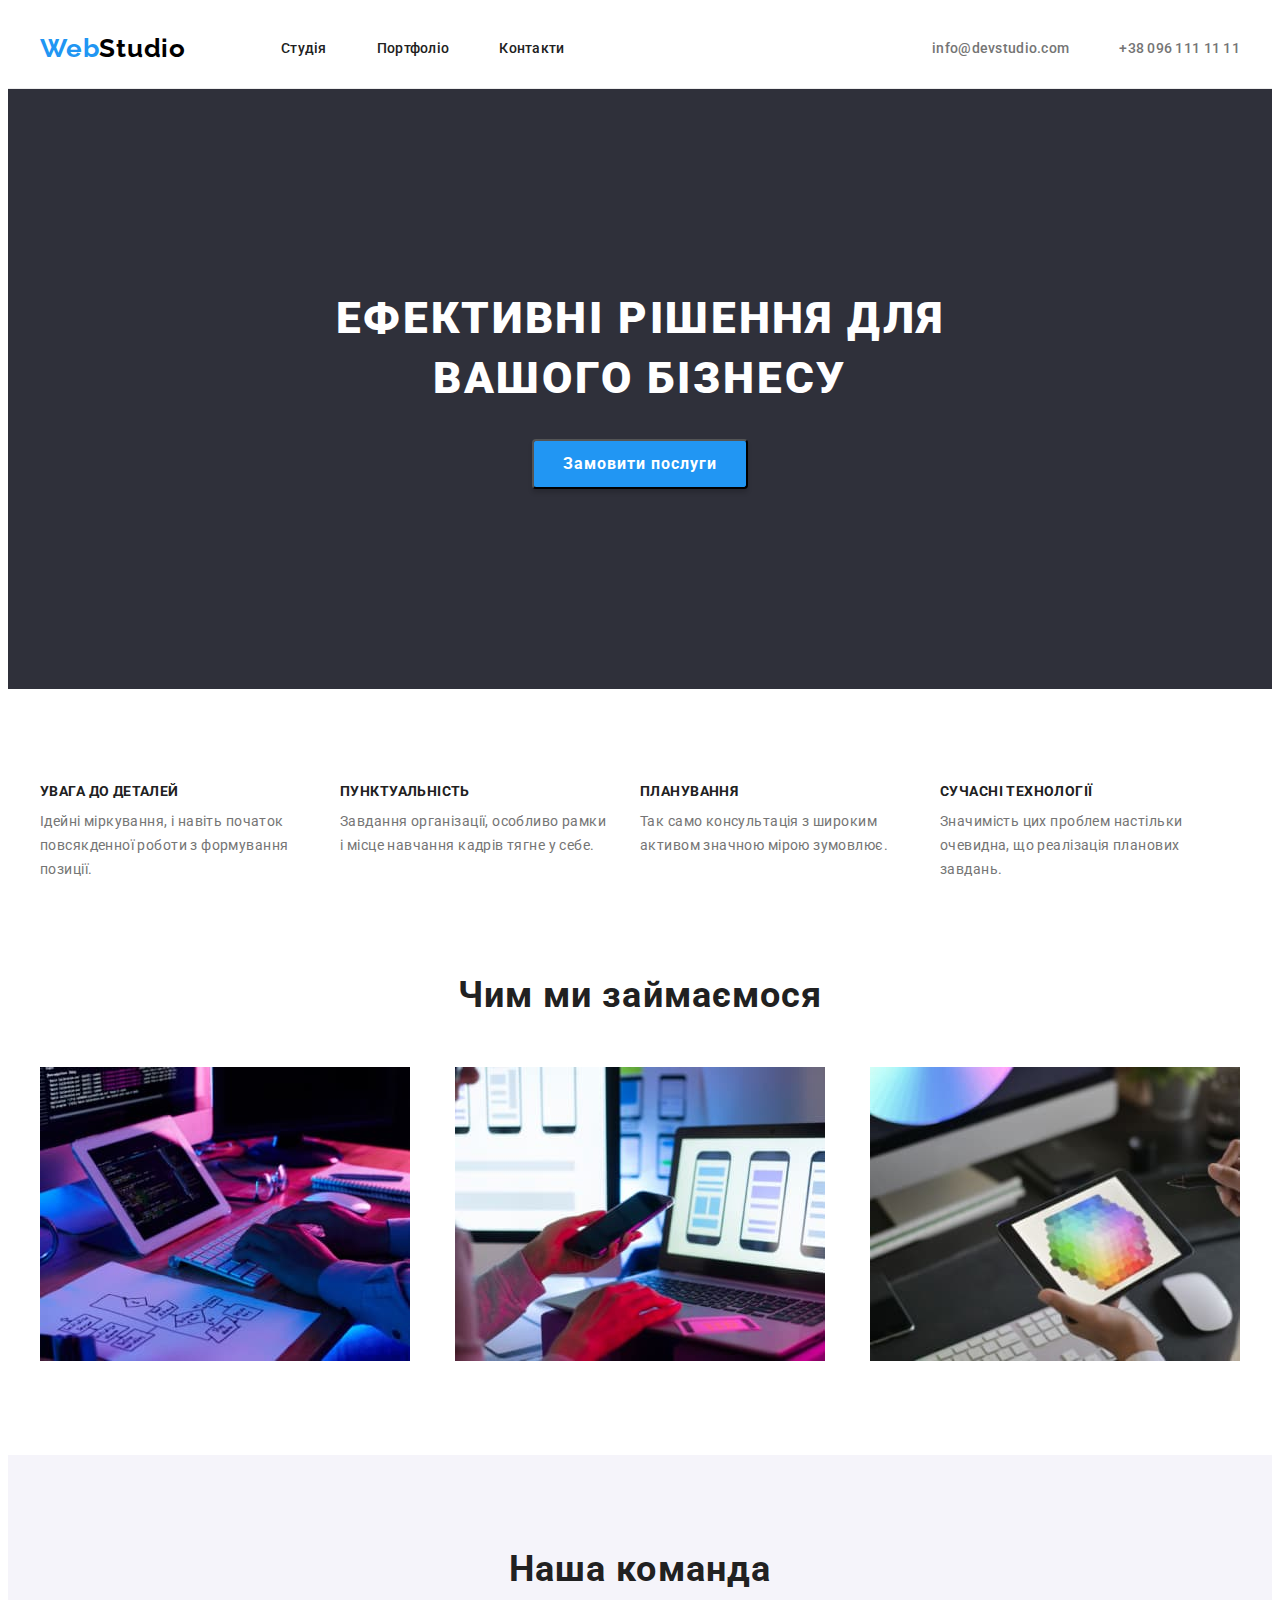
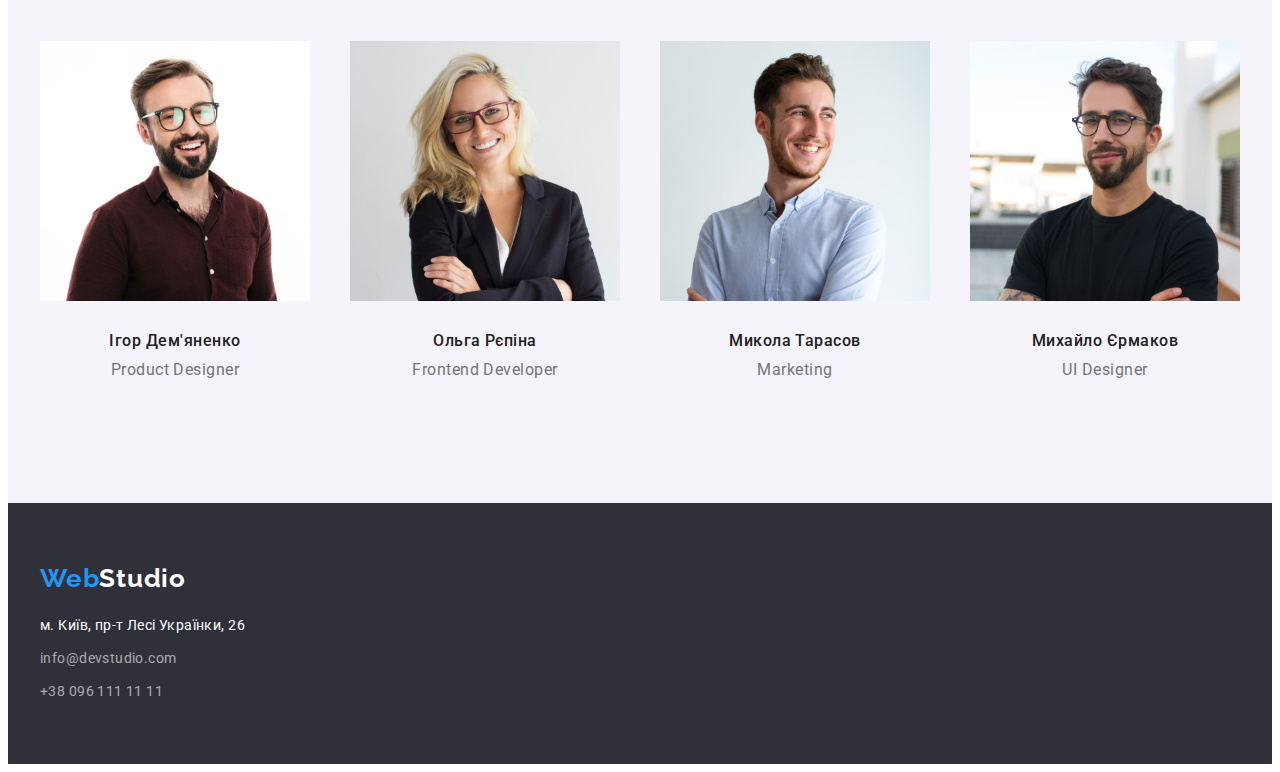
<file: index.html>
<!DOCTYPE html>
<html lang="uk">
<head>
	<meta charset="UTF-8">
	<meta http-equiv="X-UA-Compatible" content="IE=edge">
	<meta name="viewport" content="width=device-width, initial-scale=1.0">
	<link rel="preconnect" href="https://fonts.googleapis.com">
	<link rel="preconnect" href="https://fonts.gstatic.com" crossorigin>
	<link href="https://fonts.googleapis.com/css2?family=Raleway:wght@700&family=Roboto:wght@400;500;700;900&display=swap" rel="stylesheet">
	<link
		rel="stylesheet"
		href="https://cdnjs.cloudflare.com/ajax/libs/modern-normalize/1.1.0/modern-normalize.min.css"
		integrity="sha512-wpPYUAdjBVSE4KJnH1VR1HeZfpl1ub8YT/NKx4PuQ5NmX2tKuGu6U/JRp5y+Y8XG2tV+wKQpNHVUX03MfMFn9Q=="
		crossorigin="anonymous"
		referrerpolicy="no-referrer"
	/>
	<link rel="stylesheet" href="./css/style.css">
	<title>Студія</title>
</head>
<body>
	<header class="header">
		<div class="header-container">
			<a class="logo" href="./index.html"><span class="span">Web</span>Studio</a>
			<nav class="header-nav">
				<ul class="nav-list header-menu"
					<li><a class="nav-link" href="./index.html">Студія</a></li>
					<li><a class="nav-link" href="./portfolio.html">Портфоліо</a></li>
					<li><a class="nav-link" href="#">Контакти</a></li>
					</ul>
			</nav>
			<ul class="contact-list header-contact">
				<li><a class="contact-link" href="mailto:info@devstudio.com">info@devstudio.com</a></li>
				<li><a class="contact-link" href="tel:+380961111111">+38 096 111 11 11</a></li>
			</ul>
		</div>
	</header>
	<main>
		<section class="business">
			<div class="container">
				<h1 class="hero-title">Ефективні рішення для <br> вашого бізнесу</h1>
				<button class="button" type="button">Замовити послуги</button>
			</div>
		</section>
		<section class="features">
			<div class="container">
				<div class="features-section">
					<h2 class="visually-hidden">Наші переваги</h2>
					<ul class="features-list">
						<li class="features-item">
							<h3 class="header-features">УВАГА ДО ДЕТАЛЕЙ</h3>
							<p class="paragraph-features">Ідейні міркування, і навіть початок повсякденної роботи з формування позиції.</p>
						</li>
						<li class="features-item">
							<h3 class="header-features">ПУНКТУАЛЬНІСТЬ</h3>
							<p class="paragraph-features">Завдання організації, особливо рамки і місце навчання кадрів тягне у себе.</p>
						</li>
						<li class="features-item">
							<h3 class="header-features">ПЛАНУВАННЯ</h3>
							<p class="paragraph-features">Так само консультація з широким активом значною мірою зумовлює.</p>
						</li>
						<li class="features-item">
							<h3 class="header-features">СУЧАСНІ ТЕХНОЛОГІЇ</h3>
							<p class="paragraph-features">Значимість цих проблем настільки очевидна, що реалізація планових завдань.</p>
						</li>
					</ul>
				</div>
			</div>
		</section>
		<section class="benefits">
			<div class="container">
				<div class="benefits-section">
					<h2 class="header-section">Чим ми займаємося</h2>
					<ul class="benefits-list">
						<li class="benefits-img">
							<img src="./images/box_1.jpg" width="370" alt="Людина програмує">
						</li>
						<li class="benefits-img">
							<img src="./images/box_2.jpg" width="370" alt="Підключення телефона до ноутбука">
						</li>
						<li class="benefits-img">
							<img src="./images/box_3.jpg" width="370" alt="Гра на планшеті">
						</li>
					</ul>
				</div>
			</div>
		</section>
		<section class="our-team">
			<div class="container">
				<div class="our-team-container">
					<h2 class="header-section">Наша команда</h2>
					<ul class="card">
						<li>
							<img src="./images/teammate_1.jpg" width="270" alt="фото Ігоря">
							<div class="our-team-card">
								<h3 class="header-person">Ігор Дем'яненко</h3>
								<p class="position-person">Product Designer</p>
							</div>
						</li>
						<li>
							<img src="./images/teammate_2.jpg" width="270" alt="фото Ольги">
							<div class="our-team-card">
								<h3 class="header-person">Ольга Рєпіна</h3>
								<p class="position-person">Frontend Developer</p>
							</div>
						</li>
						<li>
							<img src="./images/teammate_3.jpg" width="270" alt="фото Миколи">
							<div class="our-team-card">
								<h3 class="header-person">Микола Тарасов</h3>
								<p class="position-person">Marketing</p>
							</div>
						</li>
						<li>
							<img src="./images/teammate_4.jpg" width="270" alt="фото Михайла">
							<div class="our-team-card">
								<h3 class="header-person">Михайло Єрмаков</h3>
								<p class="position-person">UI Designer</p>
							</div>
						</li>
					</ul>
				</div>
			</div>
		</section>
	</main>
	<footer class="footer">
		<div class="container">
			<a class="logo-footer" href="./index.html"><span class="span">Web</span>Studio</a>
			<address>
				<ul>
					<li class="footer-item">
						<a class="map-footer" href="https://goo.gl/maps/Nq86LwmmwKFr6wZP8" target="_blank">м. Київ, пр-т Лесі Українки, 26</a>
					</li>
					<li class="footer-item">
						<a class="contact-footer" href="mailto:info@devstudio.com">info@devstudio.com</a>
					</li>
					<li class="footer-item">
						<a class="contact-footer" href="tel:+380961111111">+38 096 111 11 11</a>
					</li>
				</ul>
			</address>
		</div>
	</footer>
</body>
</html>
</file>
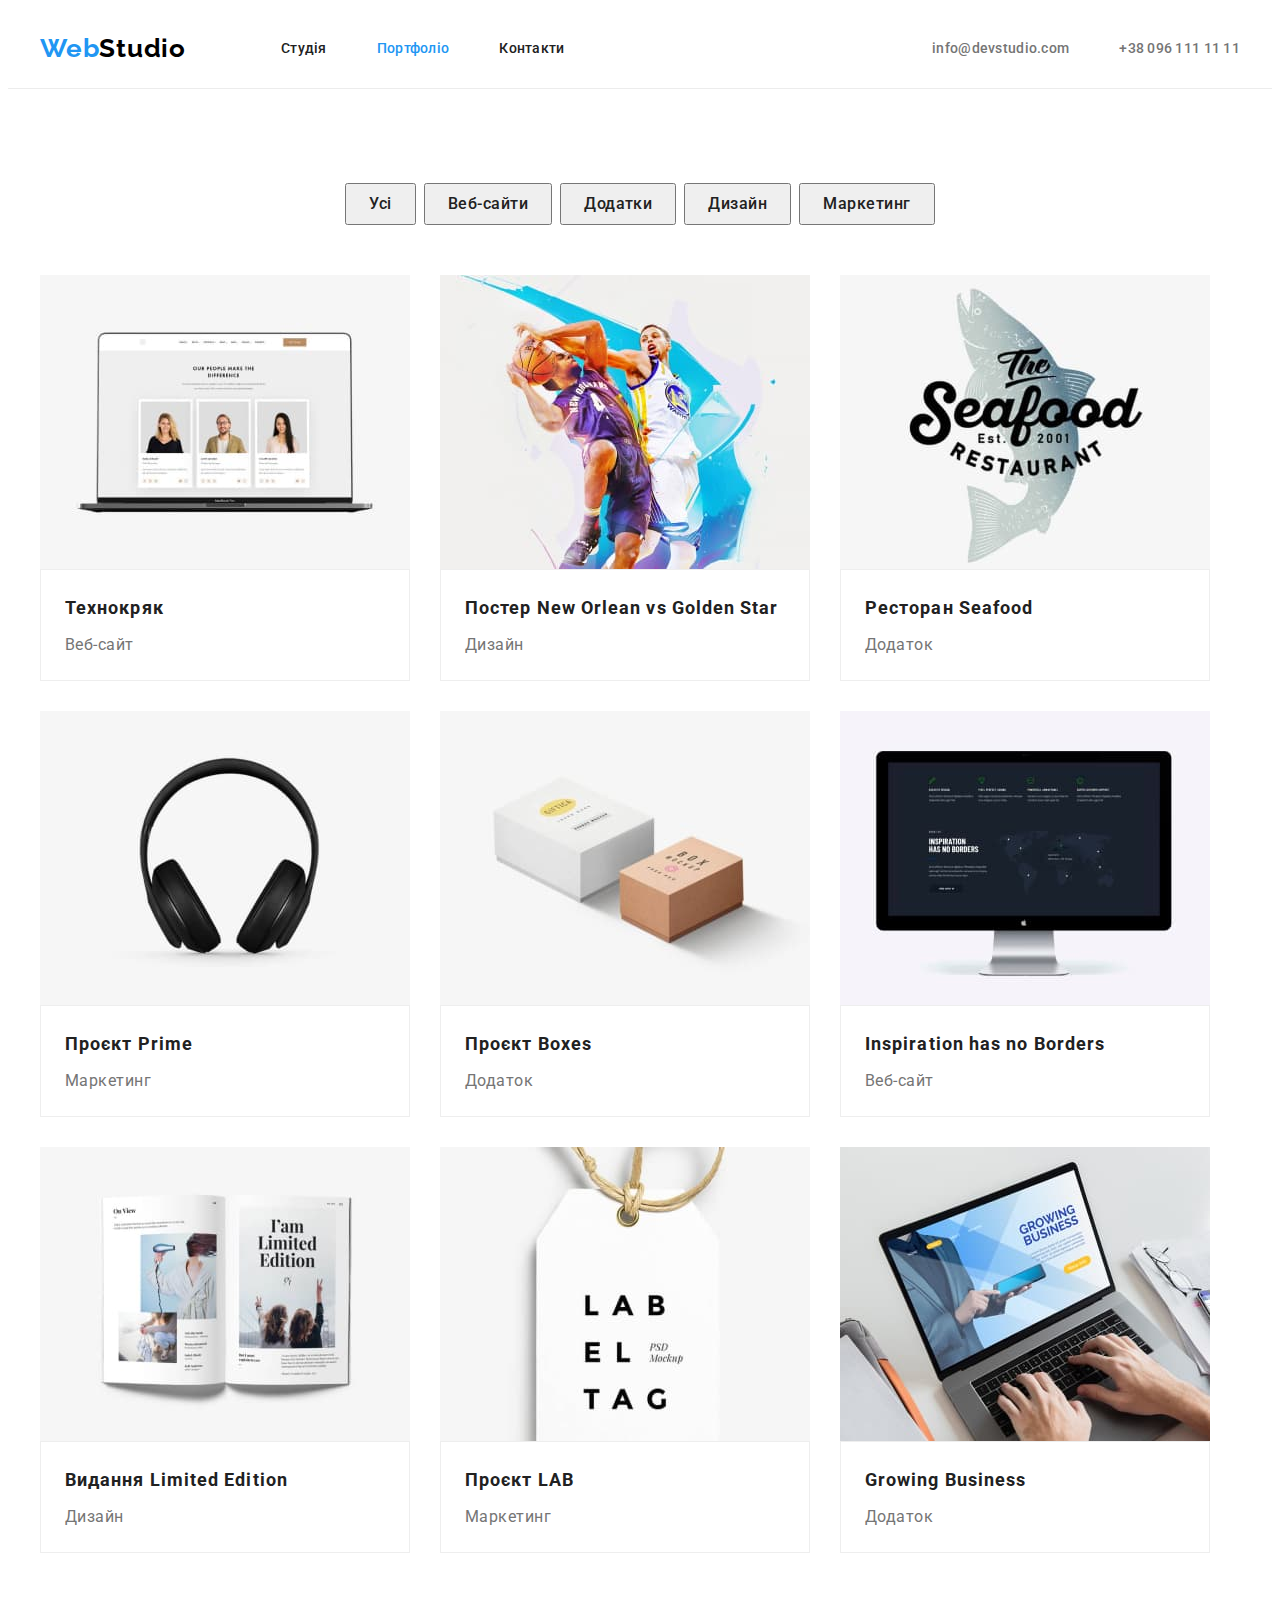
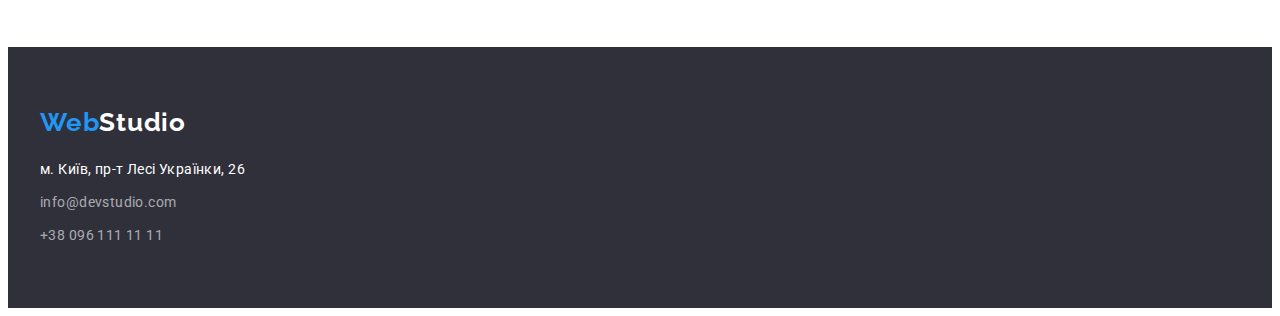
<file: portfolio.html>
<!DOCTYPE html>
<html lang="uk">
<head>
	<meta charset="UTF-8">
	<meta http-equiv="X-UA-Compatible" content="IE=edge">
	<meta name="viewport" content="width=device-width, initial-scale=1.0">
	<link rel="preconnect" href="https://fonts.googleapis.com">
	<link rel="preconnect" href="https://fonts.gstatic.com" crossorigin>
	<link href="https://fonts.googleapis.com/css2?family=Raleway:wght@700&family=Roboto:wght@400;500;700;900&display=swap" rel="stylesheet">
	<link
	rel="stylesheet"
	href="https://cdnjs.cloudflare.com/ajax/libs/modern-normalize/1.1.0/modern-normalize.min.css"
	integrity="sha512-wpPYUAdjBVSE4KJnH1VR1HeZfpl1ub8YT/NKx4PuQ5NmX2tKuGu6U/JRp5y+Y8XG2tV+wKQpNHVUX03MfMFn9Q=="
	crossorigin="anonymous"
	referrerpolicy="no-referrer"
	/>
	<link rel="stylesheet" href="./css/style.css">
	<title>Портфоліо</title>
</head>
<body>
	<header class="header">
		<div class="header-container">
			<a class="logo" href="./index.html"><span class="span">Web</span>Studio</a>
			<nav class="header-nav">
				<ul class="nav-list header-menu">
					<li><a class="nav-link" href="./index.html">Студія</a></li>
					<li><a class="nav-link portfolio-color" href="./portfolio.html">Портфоліо</a></li>
					<li><a class="nav-link" href="#">Контакти</a></li>
				</ul>
			</nav>
			<ul class="contact-list header-contact">
				<li><a class="contact-link" href="mailto:info@devstudio.com">info@devstudio.com</a></li>
				<li><a class="contact-link" href="tel:+380961111111">+38 096 111 11 11</a></li>
			</ul>
		</div> 
	</header>
	<main>
		<section class="portfolio-container">
			<div class="container">
				<ul class="portfolio-menu">
					<li class="menu-item">
						<button class="menu-btn" type="button">Усі</button>
					</li>
					<li class="menu-item">
						<button class="menu-btn" type="button">Веб-сайти</button>
					</li>
					<li class="menu-item">
						<button class="menu-btn" type="button">Додатки</button>
					</li>
					<li class="menu-item">
						<button class="menu-btn" type="button">Дизайн</button>
					</li>
					<li class="menu-item">
						<button class="menu-btn" type="button">Маркетинг</button>
					</li>
				</ul>
				<h1 class="visually-hidden">Портфоліо</h1>
				<ul class="portfolio-list">
					<li class="portfolio-item">
						<img src="./images/technocrack.jpg" alt="технокрак" width="370">
						<div class="portfolio-card">
							<h3 class="header-card">Технокряк</h3>
							<p class="subheader-card">Веб-сайт</p>
						</div>
					</li>
					<li>
						<img src="./images/poster.jpg" alt="технокрак" width="370">
						<div class="portfolio-card">
							<h3 class="header-card">Постер New Orlean vs Golden Star</h3>
							<p class="subheader-card">Дизайн</p>
						</div>
					</li>
					<li>
						<img src="./images/seafood.jpg" alt="ресторан Seafood" width="370">
						<div class="portfolio-card">
							<h3 class="header-card">Ресторан Seafood</h3>
							<p class="subheader-card">Додаток</p>
						</div>
					</li>
					<li>
						<img src="./images/headphone.jpg" alt="навушники" width="370">
						<div class="portfolio-card">
							<h3 class="header-card">Проєкт Prime</h3>
							<p class="subheader-card">Маркетинг</p>
						</div>
					</li>
					<li>
						<img src="./images/boxes.jpg" alt="два ящики" width="370">
						<div class="portfolio-card">
							<h3 class="header-card">Проєкт Boxes</h3>
							<p class="subheader-card">Додаток</p>
						</div>
					</li>
					<li>
						<img src="./images/pc.jpg" alt="монітор комп'ютера" width="370">
						<div class="portfolio-card">
							<h3 class="header-card">Inspiration has no Borders</h3>
							<p class="subheader-card">Веб-сайт</p>
						</div>
					</li>
					<li>
						<img src="./images/edition.jpg" alt="розгорнута книга" width="370">
						<div class="portfolio-card">
							<h3 class="header-card">Видання Limited Edition</h3>
							<p class="subheader-card">Дизайн</p>
						</div>
					</li>
					<li>
						<img src="./images/lab.jpg" alt="карточка на шнурочку" width="370">
						<div class="portfolio-card">
							<h3 class="header-card">Проєкт LAB</h3>
							<p class="subheader-card">Маркетинг</p>
						</div>
					</li>
					<li>
						<img src="./images/laptop.jpg" alt="ноутбук" width="370">
						<div class="portfolio-card">
							<h3 class="header-card">Growing Business</h3>
							<p class="subheader-card">Додаток</p>
						</div>
					</li>
				</ul>
			</div>
		</section>
	</main>
	<footer class="footer">
		<div class="container">
			<a class="logo-footer" href="./index.html"><span class="span">Web</span>Studio</a>
			<address>
				<ul>
					<li class="footer-item">
						<a class="map-footer" href="https://goo.gl/maps/Nq86LwmmwKFr6wZP8" target="_blank">м. Київ, пр-т Лесі Українки, 26</a>
					</li>
					<li class="footer-item">
						<a class="contact-footer" href="mailto:info@devstudio.com">info@devstudio.com</a>
					</li>
					<li class="footer-item">
						<a class="contact-footer" href="tel:+380961111111">+38 096 111 11 11</a>
					</li>
				</ul>
			</address>
		</div>
	</footer>
</body>
</html>
</file>
<file: css/style.css>
:root {
	--color-hero: #212121;
	--secondary-color: #FFFFFF;
	--color-paragraph: #757575;
	--color-important: #000000;
	--color-addition: #2196F3;
	--color-button: #F5F4FA;
	--color-button-change:#188CE8;
	--color-border: #ECECEC;
}

body {
	font-family: 'Roboto', sans-serif;
	color: hsl(0, 0%, 13%);
}

ul {
	margin: 0;
	padding: 0;
	list-style-type: none;
  }

h1,
h2,
h3,
h4,
h5,
h6,
p {
	margin-top: 0;
  }  

a {
	text-decoration: none;
}

img {
    display: block;
    max-width: 100%;
    height: auto;
}

.container {
	width: 1200px;
	padding: 0 15px;
	margin: 0 auto;
}

.header {
	border-bottom: 1px solid var(--color-border);
}

.header-container {
	width: 1200px;
	margin: 0 auto;
	padding: 0 15px;
	display: flex;
	align-items: center;
	justify-content: space-between;
	gap: 50px;
}

.header-nav {
	display: flex;
	align-items: center;
	justify-content: space-between;
	flex-grow: 1;
}

.header-menu {
	display: flex;
	gap: 50px;
}

.header-contact {
	display: flex;
	gap: 50px;
}

.nav-link {
	display: block;
	padding: 32px 0;
	font-weight: 500;
	font-size: 14px;
	line-height: 1.142;
	letter-spacing: 0.02em;
	color: #212121;
	list-style-type: none;
}

.nav-link:hover, .nav-:focus {
	font-weight: 500;
	font-size: 14px;
	line-height: 1.142;
	letter-spacing: 0.02em;
	color: var(--color-addition);
}

.visually-hidden {
	position: absolute;
    white-space: nowrap;
    width: 1px;
    height: 1px;
    overflow: hidden;
    border: 0;
    padding: 0;
    clip: rect(0 0 0 0);
    clip-path: inset(50%);
    margin: -1px;
}


.logo {
	margin-right: 45px;
	font-family: 'Raleway';
	font-weight: 700;
	font-size: 26px;
	line-height: 1.192;
	letter-spacing: 0.03em;
	color: var(--color-important);
}

.span {
	color: var(--color-addition);
}

.tel {
	color: var(--color-paragraphh);
}

.button {
	display: block;
	margin: 0 auto;
	font-family: 'Roboto';
	height: 50px;
	width: 216px;
	background: var(--color-addition);
	box-shadow: 0px 4px 4px rgba(0, 0, 0, 0.15);
	border-radius: 4px;
	letter-spacing: 0.06em;
	font-weight: 700;
	font-size: 16px;
	line-height: 1.875;
	color: var(--secondary-color);
	cursor: pointer;
}

.button:hover, .button:focus {
	background: var(--color-button-change);
}
/*
.nav-list {
	font-weight: 500;
	font-size: 14px;
	line-height: 1.142;
	letter-spacing: 0.02em;
	color: #212121;
	list-style-type: none;
}

.nav-list:hover, .nav-list:focus {
	font-weight: 500;
	font-size: 14px;
	line-height: 1.142;
	letter-spacing: 0.02em;
	color: var(--color-addition);
}*/

.contact-list {
	font-weight: 500;
	font-size: 14px;
	line-height: 1.142;
	letter-spacing: 0.02em;
	color: var(--color-paragraph);
	list-style-type: none;
}

.contact-link {
	padding: 32px 0;
	font-weight: 500;
	font-size: 14px;
	line-height: 1.142;
	letter-spacing: 0.02em;
	cursor: auto;
	cursor: pointer;
	color: var(--color-paragraph);
}

.contact-link:hover, .contact-link:focus {
	cursor: pointer;
	color: var(--color-addition);
}

.business {
	padding: 94px 0;
	color: var(--secondary-color);
	background: #2F303A;
	padding: 200px 0;
}

.hero-title {
	margin-bottom: 30px;
	font-weight: 900;
	font-size: 44px;
	line-height: 1.363;
	text-align: center;
	letter-spacing: 0.06em;
	text-transform: uppercase;
	color: var(--secondary-color);
}

.features {
	padding: 94px 0;
}

.features-list {
	display: flex;
}

.features-item {
	margin-right: 30px;
	width: 270px;
}

.features-item:last-child{
	margin-right: 0;
}

.header-features {
	margin-bottom: 10px;
	font-weight: 700;
	font-size: 14px;
	line-height: 1.142;
	text-transform: uppercase;
	color: var(--color-hero);
	letter-spacing: 0.03em;
}


.paragraph-features{
	font-size: 14px;
	line-height: 24px;
	color: #757575;
	letter-spacing: 0.03em;
	margin: 0 auto;
}

.benefits {
	padding: 0 0 94px 0;
}

.benefits-list {
	display: flex;
	justify-content: space-between;
}

.our-team {
	padding: 94px 0;
	background: var(--color-button);
}


.header-section {
	display: flex;
	justify-content: center;
	font-weight: 700;
	font-size: 36px;
	line-height: 1.166;
	color: var(--color-hero);
	letter-spacing: 0.03em;
	margin-bottom: 50px;
}

.header-person {
	font-weight: 500;
	font-size: 16px;
	line-height: 1.187;
	color: var(--color-hero);
	letter-spacing: 0.03em;
}

.position-person {
	font-size: 16px;
	line-height: 1.187;
	color: var(--color-paragraph);
	letter-spacing: 0.03em;
}

.footer {
	background: #2F303A;
}

.logo-footer {
	font-family: 'Raleway';
	font-weight: 700;
	font-size: 26px;
	line-height: 1.192;
	color: var(--secondary-color);
	cursor: auto;
	letter-spacing: 0.03em;
}

.map-footer {
	font-size: 14px;
	line-height: 1.714;
	color: var(--secondary-color);
	cursor: none;
	font-style: normal;
	letter-spacing: 0.03em;
}

.map-footer:hover, .contact-footer:hover {
	color: var(--color-addition);
}

.contact-footer {
	font-size: 14px;
	line-height: 1.714;
	color: rgba(255, 255, 255, 0.6);
	cursor: auto;
	font-style: normal;
	letter-spacing: 0.03em;
}

.header-card {
	margin-bottom: 4px;
	font-weight: 700;
	font-size: 18px;
	line-height: 2;
	letter-spacing: 0.06em;
	color: var(--color-hero);
}

.subheader-card {
	font-size: 16px;
	line-height: 1.875;
	color: var(--color-paragraph);
	letter-spacing: 0.03em;
	margin: 0 auto;
}

.portfolio-color {
	color: var(--color-addition);
}

.menu-btn {
	font-family: 'Roboto';
	padding: 6px 22px;
	font-weight: 500;
	font-size: 16px;
	line-height: 1.625;
	text-align: center;
	letter-spacing: 0.03em;
	color: var(--color-hero);
	cursor: pointer;
}

.menu-btn:hover, .menu-btn:focus {
	color: var(--secondary-color);
	background: var(--color-addition);
	box-shadow: 0px 3px 1px rgba(0, 0, 0, 0.1), 0px 1px 2px rgba(0, 0, 0, 0.08), 0px 2px 2px rgba(0, 0, 0, 0.12);
	border-radius: 4px;
}

.card {
	list-style-type: none;
	display: flex;
	justify-content: space-between;
}

.our-team-card {
	text-align: center;
	padding: 30px 0;
	text-align: center;
}

.header-person {
	margin: 0;
	margin-bottom: 10px;
}

.position-person {
	margin: 0;
}

.footer {
	padding: 60px 0;
}

.footer-item {
	padding-top: 9px;
}

.footer-item:first-child {
	padding-top: 20px;
}

.portfolio-container {
	padding: 94px 0
}

.portfolio-menu {
	display: flex;
	justify-content: center;
	margin-bottom: 50px;
}

.menu-item {
	margin-right: 8px;
}

.menu-item:last-child {
	margin-right: 0;
}

.portfolio-card {
	border: 1px solid #EEEEEE;
	padding: 20px 24px;
}

.portfolio-list {
	display: flex;
	flex-wrap: wrap;
	gap: 30px;
}
</file>
